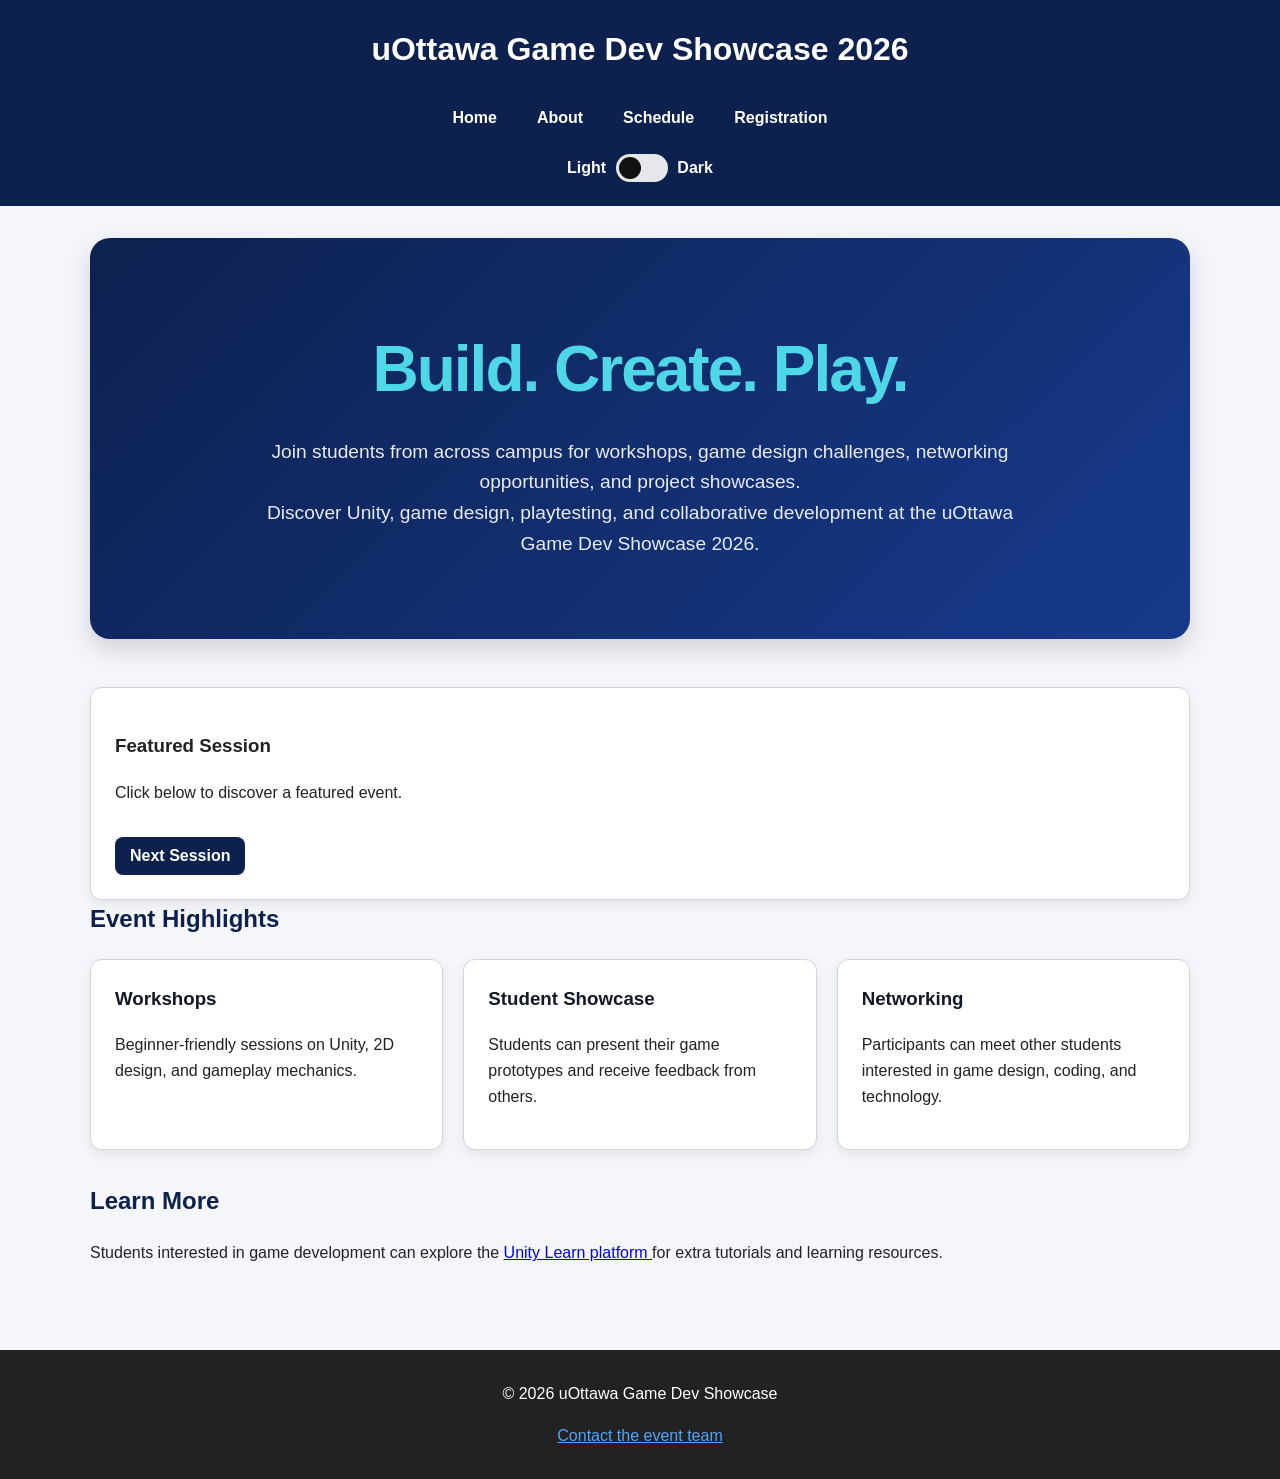
<file: index.html>
<!DOCTYPE html>
<html lang="en">
<head>
  <meta charset="UTF-8">
  <meta name="viewport" content="width=device-width, initial-scale=1.0">
  <title>Home - uOttawa Game Dev Showcase 2026</title>
  <link rel="stylesheet" href="css/styles.css">
  <script src="js/script.js" defer></script>
</head>

<body>
  <header class="site-header">
    <div class="container header-content">
      <h1>uOttawa Game Dev Showcase 2026</h1>

      <nav class="main-nav" aria-label="Main navigation">
        <a href="index.html">Home</a>
        <a href="about.html">About</a>
        <a href="schedule.html">Schedule</a>
        <a href="registration.html">Registration</a>
      </nav>

      <label class="theme-switch">
          <span>Light</span>
          <input type="checkbox" id="theme-toggle">
          <span class="slider"></span>
          <span>Dark</span>
      </label>
      
    </div>
  </header>

  <main class="container">
    <section class="hero">
        <h2>Build. Create. Play.</h2>

        <p>
            Join students from across campus for workshops, game design challenges,
            networking opportunities, and project showcases.
        </p>

        <p>
            Discover Unity, game design, playtesting, and collaborative development
            at the uOttawa Game Dev Showcase 2026.
        </p>
    </section>

    <div class="announcement-box">
        <h3>Featured Session</h3>

        <p id="announcement-text">
            Click below to discover a featured event.
        </p>

        <button id="announcement-button">
            Next Session
        </button>
    </div>

    <section>
      <h2>Event Highlights</h2>

      <div class="card-grid">
        <article class="card">
          <h3>Workshops</h3>
          <p>Beginner-friendly sessions on Unity, 2D design, and gameplay mechanics.</p>
        </article>

        <article class="card">
          <h3>Student Showcase</h3>
          <p>Students can present their game prototypes and receive feedback from others.</p>
        </article>

        <article class="card">
          <h3>Networking</h3>
          <p>Participants can meet other students interested in game design, coding, and technology.</p>
        </article>
      </div>
    </section>

    <section>
      <h2>Learn More</h2>
      <p>
        Students interested in game development can explore the
        <a href="https://unity.com/learn" target="_blank" rel="noopener noreferrer">
          Unity Learn platform
        </a>
        for extra tutorials and learning resources.
      </p>
    </section>
  </main>

  <footer>
    <p>&copy; 2026 uOttawa Game Dev Showcase</p>
    <p><a href="mailto:gamedevshowcase@example.com">Contact the event team</a></p>
  </footer>
</body>
</html>
</file>
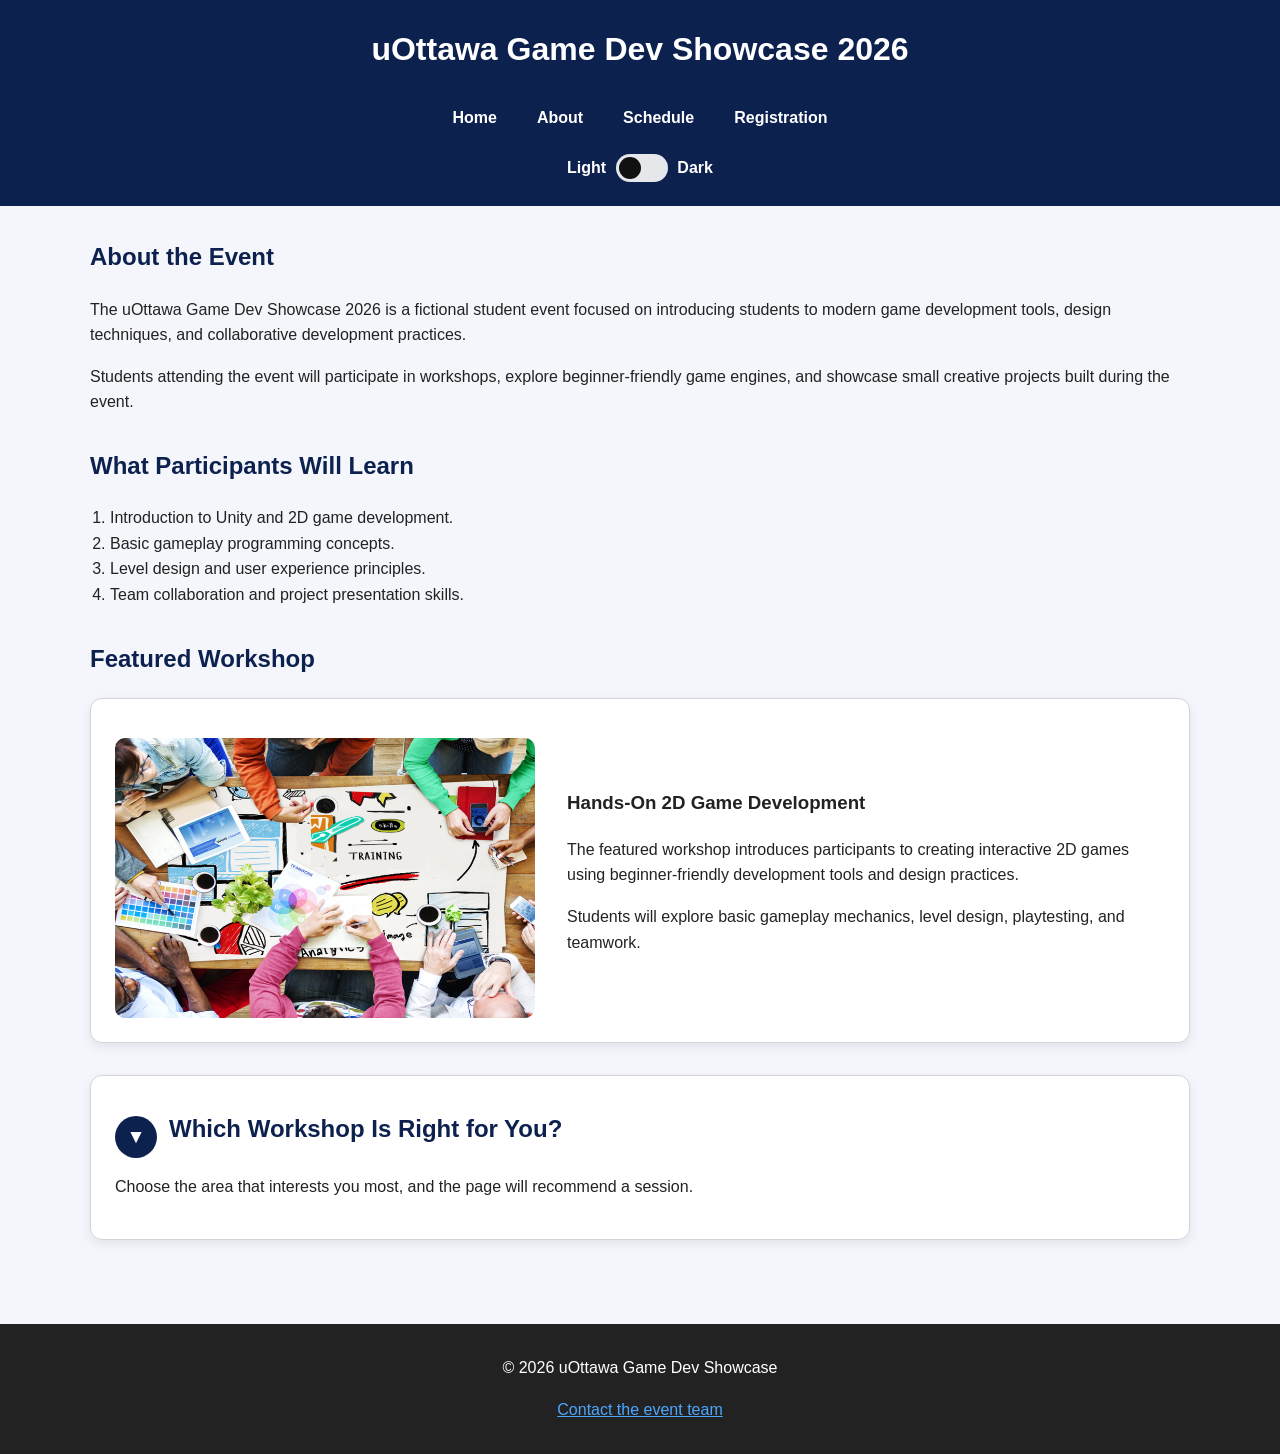
<file: about.html>
<!DOCTYPE html>
<html lang="en">
<head>
  <meta charset="UTF-8">
  <meta name="viewport" content="width=device-width, initial-scale=1.0">
  <title>About - uOttawa Game Dev Showcase 2026</title>
  <link rel="stylesheet" href="css/styles.css">
  <script src="js/script.js" defer></script>
</head>

<body>
  <header class="site-header">
    <div class="container header-content">
      <h1>uOttawa Game Dev Showcase 2026</h1>

      <nav class="main-nav" aria-label="Main navigation">
        <a href="index.html">Home</a>
        <a href="about.html">About</a>
        <a href="schedule.html">Schedule</a>
        <a href="registration.html">Registration</a>
      </nav>

      <label class="theme-switch">
          <span>Light</span>
          <input type="checkbox" id="theme-toggle">
          <span class="slider"></span>
          <span>Dark</span>
      </label>

    </div>
  </header>

  <main class="container">
    <section>
      <h2>About the Event</h2>

      <p>
        The uOttawa Game Dev Showcase 2026 is a fictional student event focused on introducing students
        to modern game development tools, design techniques, and collaborative development practices.
      </p>

      <p>
        Students attending the event will participate in workshops, explore beginner-friendly game engines,
        and showcase small creative projects built during the event.
      </p>
    </section>

    <section>
      <h2>What Participants Will Learn</h2>

      <ol>
        <li>Introduction to Unity and 2D game development.</li>
        <li>Basic gameplay programming concepts.</li>
        <li>Level design and user experience principles.</li>
        <li>Team collaboration and project presentation skills.</li>
      </ol>
    </section>

    <section>
      <h2>Featured Workshop</h2>

      <div class="feature-layout">
        <img
          src="images/gamedev.jpg"
          alt="Students participating in a game development workshop"
        >

        <div>
          <h3>Hands-On 2D Game Development</h3>
          <p>
            The featured workshop introduces participants to creating interactive 2D games using beginner-friendly
            development tools and design practices.
          </p>
          <p>
            Students will explore basic gameplay mechanics, level design, playtesting, and teamwork.
          </p>
        </div>
      </div>
    </section>

    <section class="recommendation-section">
      <div class="recommendation-header">
          <button type="button" id="toggle-recommendation" class="accordion-toggle">
              ▼
          </button>

          <h2>Which Workshop Is Right for You?</h2>
      </div>

      <p>
        Choose the area that interests you most, and the page will recommend a session.
      </p>

      <div id="recommendation-content" class="hidden">
        <div class="recommendation-buttons">
          <button type="button" class="recommendation-button" data-interest="programming">
            I like programming
          </button>

          <button type="button" class="recommendation-button" data-interest="art">
            I like art
          </button>

          <button type="button" class="recommendation-button" data-interest="design">
            I like game design
          </button>
        </div>

        <div class="recommendation-result">
          <h3 id="recommendation-title">Recommended Workshop</h3>
          <p id="recommendation-text">
            Select an interest above to get a workshop recommendation.
          </p>
        </div>
      </div>
    </section>
  </main>
  <footer>
    <p>&copy; 2026 uOttawa Game Dev Showcase</p>
    <p><a href="mailto:gamedevshowcase@example.com">Contact the event team</a></p>
  </footer>
</body>
</html>
</file>
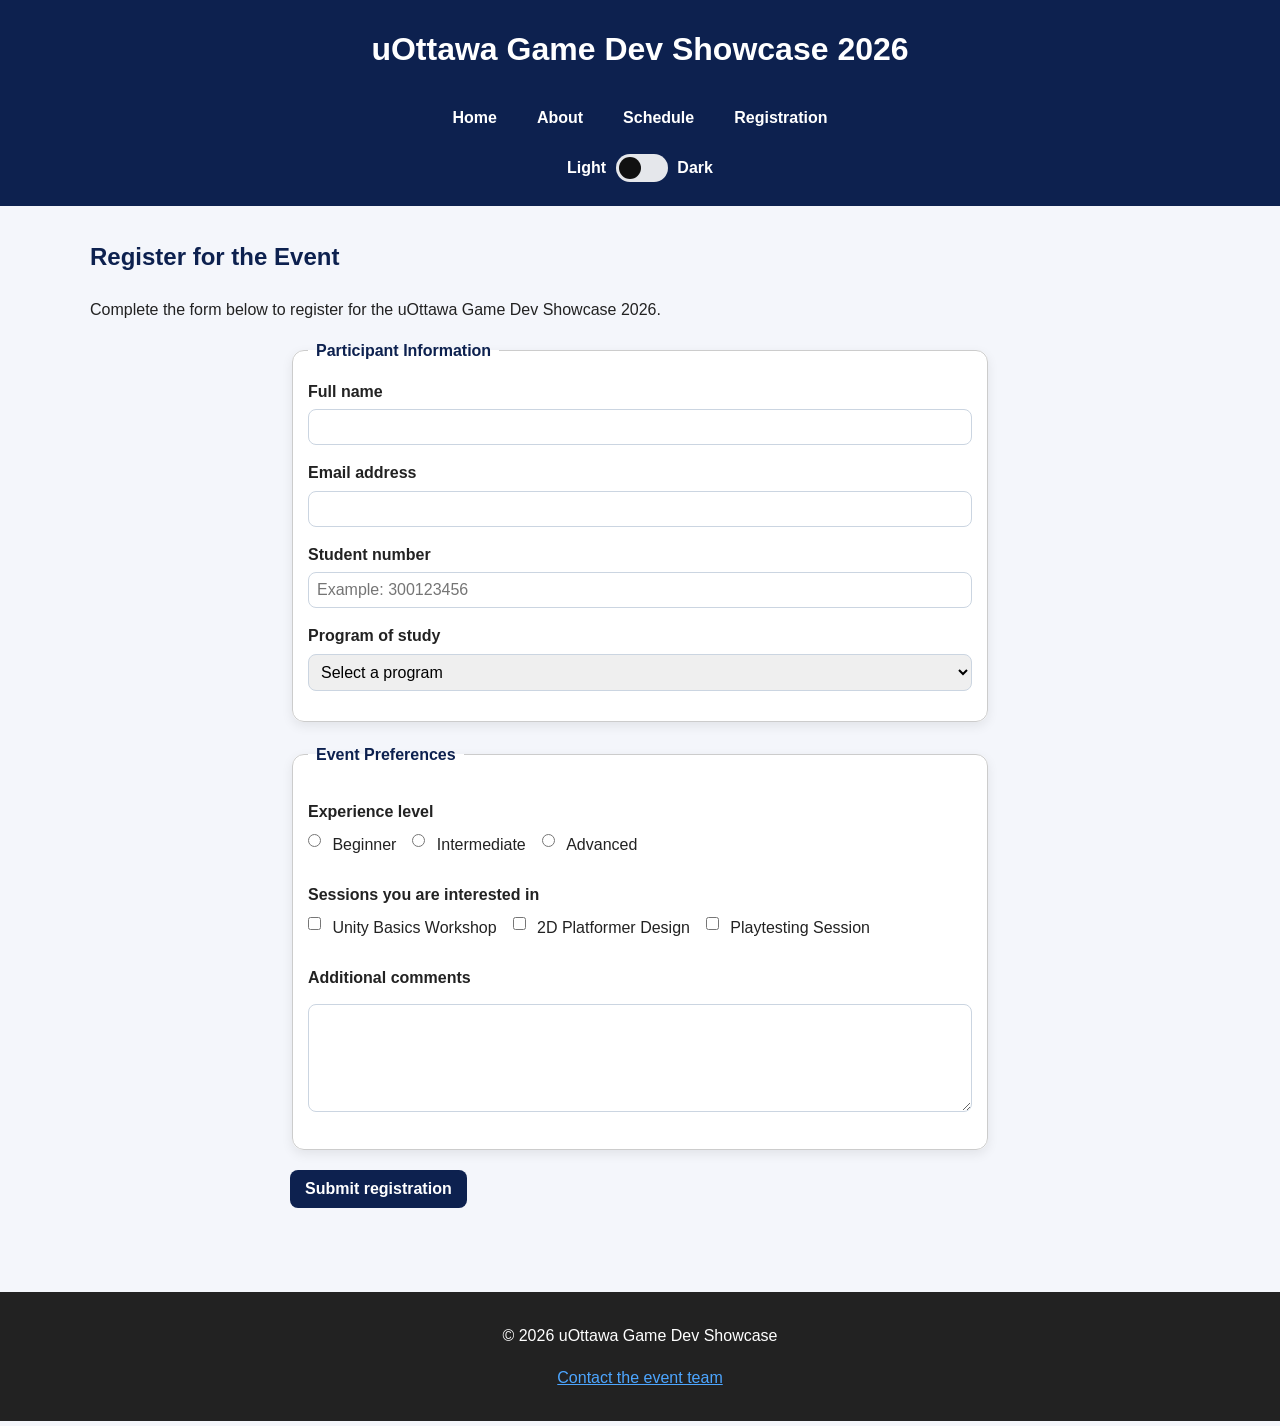
<file: registration.html>
<!DOCTYPE html>
<html lang="en">
<head>
  <meta charset="UTF-8">
  <meta name="viewport" content="width=device-width, initial-scale=1.0">
  <title>Registration - uOttawa Game Dev Showcase 2026</title>
  <link rel="stylesheet" href="css/styles.css">
  <script src="js/script.js" defer></script>
</head>

<body>
  <header class="site-header">
    <div class="container header-content">
      <h1>uOttawa Game Dev Showcase 2026</h1>

      <nav class="main-nav" aria-label="Main navigation">
        <a href="index.html">Home</a>
        <a href="about.html">About</a>
        <a href="schedule.html">Schedule</a>
        <a href="registration.html">Registration</a>
      </nav>

      <label class="theme-switch">
        <span>Light</span>
        <input type="checkbox" id="theme-toggle">
        <span class="slider"></span>
        <span>Dark</span>
      </label>
    </div>
  </header>

  <main class="container">
    <section>
      <h2>Register for the Event</h2>
      <p>
        Complete the form below to register for the uOttawa Game Dev Showcase 2026.
      </p>

      <form id="registration-form" action="#" method="get" novalidate>
        <div id="form-error-box" class="form-error-box"></div>
        <fieldset>
          <legend>Participant Information</legend>

          <label for="full-name">Full name</label>
          <input type="text" id="full-name" name="fullName">
          <span id="name-error" class="error-message"></span>

          <label for="email">Email address</label>
          <input type="email" id="email" name="email">
          <span id="email-error" class="error-message"></span>

          <label for="student-number">Student number</label>
          <input type="text" id="student-number" name="studentNumber" placeholder="Example: 300123456">
          <span id="student-error" class="error-message"></span>

          <label for="program">Program of study</label>
          <select id="program" name="program">
            <option value="">Select a program</option>
            <option value="computer-science">Computer Science</option>
            <option value="software-engineering">Software Engineering</option>
            <option value="computer-engineering">Computer Engineering</option>
            <option value="other">Other</option>
          </select>
          <span id="program-error" class="error-message"></span>
        </fieldset>

        <fieldset>
          <legend>Event Preferences</legend>

          <p class="form-section-title">Experience level</p>

          <div class="option-row">
            <label>
              <input type="radio" name="experience" value="beginner">
              Beginner
            </label>

            <label>
              <input type="radio" name="experience" value="intermediate">
              Intermediate
            </label>

            <label>
              <input type="radio" name="experience" value="advanced">
              Advanced
            </label>
          </div>
          <span id="experience-error" class="error-message"></span>

          <p class="form-section-title">Sessions you are interested in</p>

          <div class="option-row">
            <label>
              <input type="checkbox" name="sessions" value="unity">
              Unity Basics Workshop
            </label>

            <label>
              <input type="checkbox" name="sessions" value="platformer">
              2D Platformer Design
            </label>

            <label>
              <input type="checkbox" name="sessions" value="playtesting">
              Playtesting Session
            </label>
          </div>
          <span id="sessions-error" class="error-message"></span>

          <label for="comments" class="textarea-label">Additional comments</label>
          <textarea id="comments" name="comments" rows="5" maxlength="300"></textarea>
        </fieldset>

        <p id="form-success" class="success-message"></p>

        <button type="submit">Submit registration</button>
      </form>
    </section>
  </main>

  <footer>
    <p>&copy; 2026 uOttawa Game Dev Showcase</p>
    <p><a href="mailto:gamedevshowcase@example.com">Contact the event team</a></p>
  </footer>
</body>
</html>
</file>
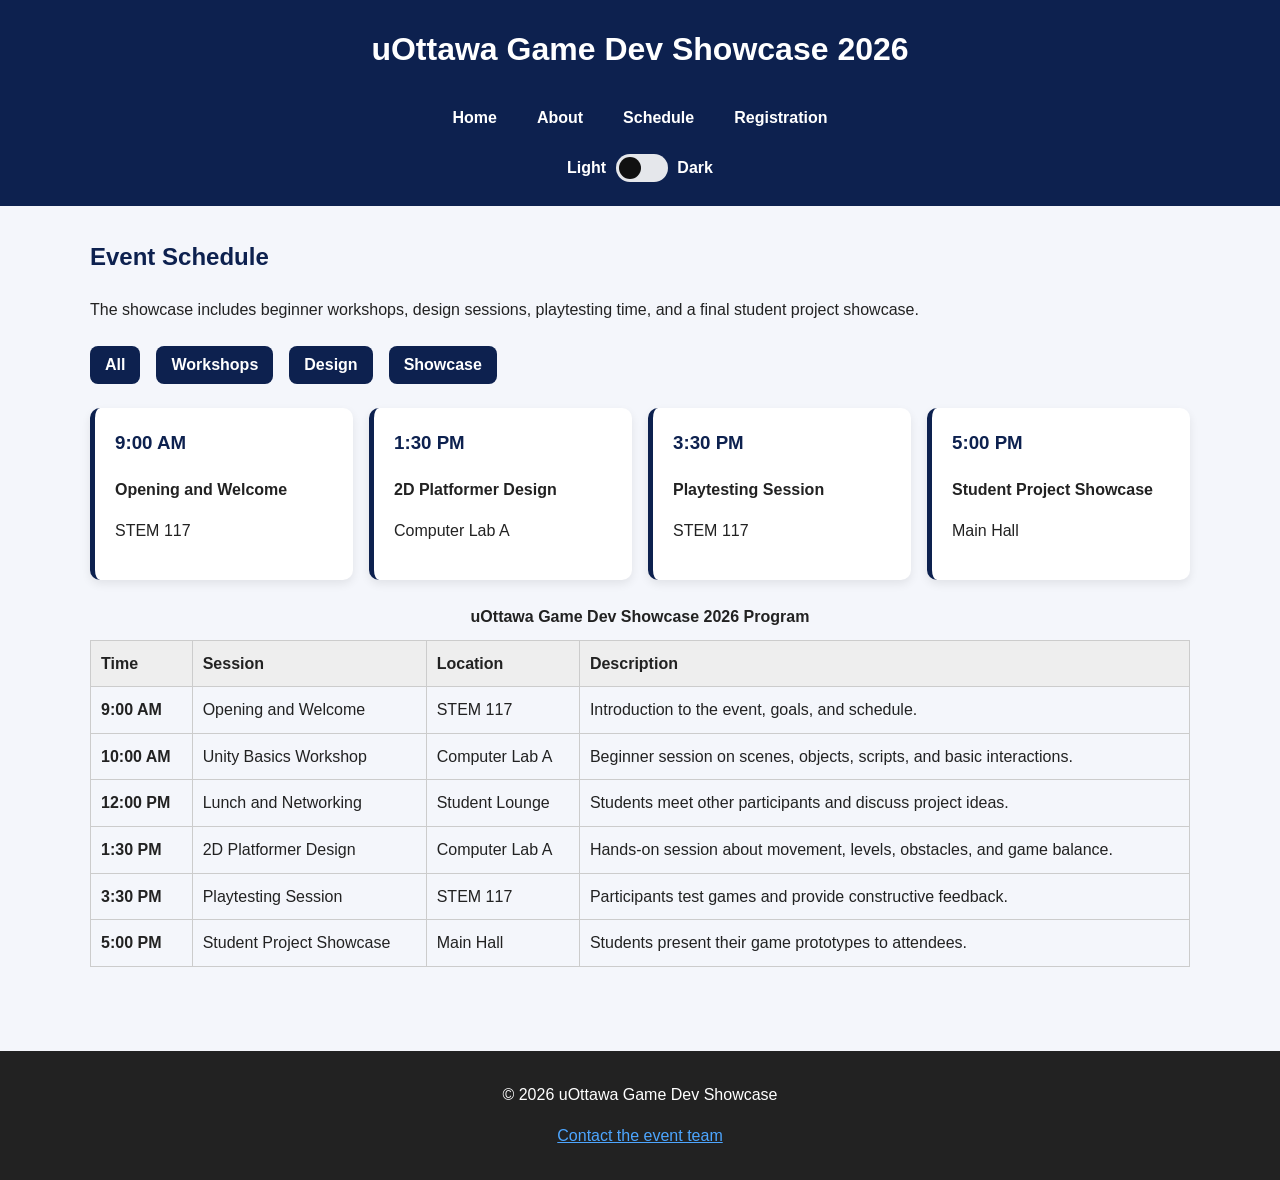
<file: schedule.html>
<!DOCTYPE html>
<html lang="en">
<head>
  <meta charset="UTF-8">
  <meta name="viewport" content="width=device-width, initial-scale=1.0">
  <title>Schedule - uOttawa Game Dev Showcase 2026</title>
  <link rel="stylesheet" href="css/styles.css">
  <script src="js/script.js" defer></script>
</head>

<body>
  <header class="site-header">
    <div class="container header-content">
      <h1>uOttawa Game Dev Showcase 2026</h1>

      <nav class="main-nav" aria-label="Main navigation">
        <a href="index.html">Home</a>
        <a href="about.html">About</a>
        <a href="schedule.html">Schedule</a>
        <a href="registration.html">Registration</a>
      </nav>

      <label class="theme-switch">
          <span>Light</span>
          <input type="checkbox" id="theme-toggle">
          <span class="slider"></span>
          <span>Dark</span>
      </label>
      
    </div>
  </header>

  <main class="container">
    <section>
      <h2>Event Schedule</h2>
      <p>
        The showcase includes beginner workshops, design sessions, playtesting time, and a final student project showcase.
      </p>

      <div class="filter-buttons">
        <button type="button" class="schedule-filter" data-category="all">All</button>
        <button type="button" class="schedule-filter" data-category="workshop">Workshops</button>
        <button type="button" class="schedule-filter" data-category="design">Design</button>
        <button type="button" class="schedule-filter" data-category="showcase">Showcase</button>
      </div>

      <div class="schedule-grid">
        <article class="schedule-card" data-category="all">
          <h3>9:00 AM</h3>
          <p><strong>Opening and Welcome</strong></p>
          <p>STEM 117</p>
        </article>

        <article class="schedule-card" data-category="design">
          <h3>1:30 PM</h3>
          <p><strong>2D Platformer Design</strong></p>
          <p>Computer Lab A</p>
        </article>

        <article class="schedule-card" data-category="workshop">
          <h3>3:30 PM</h3>
          <p><strong>Playtesting Session</strong></p>
          <p>STEM 117</p>
        </article>

        <article class="schedule-card" data-category="showcase">
          <h3>5:00 PM</h3>
          <p><strong>Student Project Showcase</strong></p>
          <p>Main Hall</p>
        </article>
      </div>

      <table>
        <caption>uOttawa Game Dev Showcase 2026 Program</caption>

        <thead>
          <tr>
            <th scope="col">Time</th>
            <th scope="col">Session</th>
            <th scope="col">Location</th>
            <th scope="col">Description</th>
          </tr>
        </thead>

        <tbody>
          <tr>
            <th scope="row">9:00 AM</th>
            <td>Opening and Welcome</td>
            <td>STEM 117</td>
            <td>Introduction to the event, goals, and schedule.</td>
          </tr>

          <tr>
            <th scope="row">10:00 AM</th>
            <td>Unity Basics Workshop</td>
            <td>Computer Lab A</td>
            <td>Beginner session on scenes, objects, scripts, and basic interactions.</td>
          </tr>

          <tr>
            <th scope="row">12:00 PM</th>
            <td>Lunch and Networking</td>
            <td>Student Lounge</td>
            <td>Students meet other participants and discuss project ideas.</td>
          </tr>

          <tr>
            <th scope="row">1:30 PM</th>
            <td>2D Platformer Design</td>
            <td>Computer Lab A</td>
            <td>Hands-on session about movement, levels, obstacles, and game balance.</td>
          </tr>

          <tr>
            <th scope="row">3:30 PM</th>
            <td>Playtesting Session</td>
            <td>STEM 117</td>
            <td>Participants test games and provide constructive feedback.</td>
          </tr>

          <tr>
            <th scope="row">5:00 PM</th>
            <td>Student Project Showcase</td>
            <td>Main Hall</td>
            <td>Students present their game prototypes to attendees.</td>
          </tr>
        </tbody>
      </table>
    </section>
  </main>

  <footer>
    <p>&copy; 2026 uOttawa Game Dev Showcase</p>
    <p><a href="mailto:gamedevshowcase@example.com">Contact the event team</a></p>
  </footer>
</body>
</html>
</file>
<file: css/styles.css>
/* ========== Global Styles ========== */

* {
    box-sizing: border-box;
}

:root {
    --primary-color: #0d214f;
    --primary-hover: #173a8c;
}

body {
    font-family: Arial, Helvetica, sans-serif;
    margin: 0;
    background-color: #f4f6fb;
    color: #222;
    line-height: 1.6;
}

.container {
    width: min(100% - 2rem, 1100px);
    margin: 0 auto;
}

main {
    padding: 2rem 0;
}

section {
    margin-bottom: 2rem;
}

h1,
h2 {
    margin-top: 0;
}

h1 {
    color: white;
}

h2 {
    color: var(--primary-color);
}

/* ========== Cards and Grid Layout ========== */

.card-grid {
    display: grid;
    grid-template-columns: repeat(auto-fit, minmax(240px, 1fr));
    gap: 1.25rem;
}

.card {
    background-color: white;
    padding: 1.5rem;
    border: 1px solid #d1d5db;
    border-radius: 12px;
    box-shadow: 0 4px 12px rgba(0, 0, 0, 0.08);
}

.card h3 {
    margin-top: 0;
    color: #111827;
}

.card,
.schedule-card {
    transition: transform 0.2s ease, box-shadow 0.2s ease;
}

.card:hover,
.schedule-card:hover {
    transform: translateY(-4px);
    box-shadow: 0 8px 18px rgba(0,0,0,0.12);
}

/* ========== Schedule Grid ========== */

.schedule-grid {
    display: grid;
    grid-template-columns: repeat(auto-fit, minmax(220px, 1fr));
    gap: 1rem;
    margin: 1.5rem 0;
}

.schedule-card {
    background-color: white;
    padding: 1.25rem;
    border-left: 5px solid var(--primary-color);
    border-radius: 10px;
    box-shadow: 0 4px 10px rgba(0, 0, 0, 0.08);
}

.schedule-card h3 {
    margin-top: 0;
    color: var(--primary-color);
}

/* ========== Feature Layout ========== */

.feature-layout {
    display: flex;
    align-items: center;
    gap: 2rem;
    background-color: white;
    padding: 1.5rem;
    border: 1px solid #d1d5db;
    border-radius: 12px;
    box-shadow: 0 4px 12px rgba(0, 0, 0, 0.08);
}

.feature-layout img {
    width: 45%;
    max-width: 420px;
    height: 280px;
    object-fit: cover;
    border-radius: 10px;
}

.feature-layout div {
    flex: 1;
}

/* ========== Registration Form ========== */

legend {
    font-weight: bold;
    color: var(--primary-color);
    padding: 0 0.5rem;
}

button {
    background-color: var(--primary-color);
    color: white;
    border: none;
    border-radius: 8px;
    padding: 10px 15px;
    font-size: 1rem;
    font-weight: bold;
    cursor: pointer;
}

button:hover {
    background-color: var(--primary-hover);
}

/* ========== Responsive Design ========== */

@media (max-width: 768px) {

    .feature-layout {
        flex-direction: column;
        text-align: center;
    }

    .feature-layout img {
        width: 100%;
        max-width: 100%;
        height: auto;
    }

    .main-nav {
        flex-direction: column;
    }

    .card-grid {
        grid-template-columns: 1fr;
    }

    main {
        padding: 1rem;
    }
}

/* ========== Accessibility Focus Styles ========== */

a:focus,
button:focus,
input:focus,
select:focus,
textarea:focus {
    outline: 3px solid var(--primary-color);
    outline-offset: 2px;
}

/* ========== Header and Navigation ========== */

.site-header {
    background-color: var(--primary-color);
    color: white;
    padding: 1.5rem 0;
}

.header-content {
    text-align: center;
}

.main-nav {
    display: flex;
    justify-content: center;
    align-items: center;
    gap: 1rem;
    flex-wrap: wrap;
    margin-top: 1rem;
}

.main-nav a {
    color: white;
    text-decoration: none;
    font-weight: bold;
    padding: 0.5rem 0.75rem;
    border-radius: 6px;
}

.main-nav a:hover,
.main-nav a:focus {
    background-color: var(--primary-hover);
    outline: none;
}
/* ========== Lists and Images ========== */

ul,
ol {
    padding-left: 20px;
}

img {
    max-width: 100%;
    height: auto;
    display: block;
    margin-top: 15px;
    border-radius: 8px;
}


/* ========== Table Styles ========== */

table {
    width: 100%;
    border-collapse: collapse;
    margin-top: 15px;
}

caption {
    font-weight: bold;
    margin-bottom: 10px;
}

th,
td {
    border: 1px solid #ccc;
    padding: 10px;
    text-align: left;
}

thead {
    background-color: #eeeeee;
}

/* ========== Hero Section ========== */

.hero {
    text-align: center;
    padding: 5rem 2rem;
    background: linear-gradient(
        135deg,
        var(--primary-color),
        var(--primary-hover)
    );
    color: rgb(255, 255, 255);
    border-radius: 20px;
    margin-bottom: 3rem;
    box-shadow: 0 10px 25px rgba(0,0,0,0.15);
}

.hero h2 {
    color: rgb(78, 215, 231);
    font-size: 4rem;
    margin-bottom: 1rem;
    letter-spacing: -2px;
}

.hero p {
    max-width: 800px;
    margin: 0 auto;
    font-size: 1.2rem;
    opacity: 0.9;
}


/* ========== Form Styles ========== */

form {
    max-width: 700px;
    margin: 0 auto;
}

fieldset {
    margin-bottom: 20px;
    padding: 15px;
    border: 1px solid #ccc;
    background-color: white;
    border-radius: 12px;
    box-shadow: 0 4px 12px rgba(0, 0, 0, 0.08);
}

label {
    font-weight: bold;
}

input,
select,
textarea {
    width: 100%;
    padding: 8px;
    margin-top: 5px;
    margin-bottom: 15px;
    box-sizing: border-box;
    border: 1px solid #cbd5e1;
    border-radius: 8px;
    font-size: 1rem;
}

.form-section-title {
    font-weight: bold;
    margin-top: 1rem;
    margin-bottom: 0.5rem;
}

.option-row {
    display: flex;
    flex-wrap: wrap;
    gap: 1rem;
    margin-bottom: 1.5rem;
}

.option-row label {
    display: flex;
    align-items: center;
    gap: 0.4rem;
    font-weight: normal;
}

.option-row input {
    width: auto;
    margin: 0;
}

.textarea-label {
    display: block;
    margin-bottom: 0.5rem;
}

/* Radio and checkbox alignment */

input[type="radio"],
input[type="checkbox"] {
    width: auto;
    margin-right: 5px;
    margin-bottom: 10px;
}

input[type="radio"] + label,
input[type="checkbox"] + label {
    display: inline;
    font-weight: normal;
}


/* ========== Footer ========== */

footer {
    background-color: #222;
    color: white;
    text-align: center;
    padding: 15px;
    margin-top: 20px;
}

footer a {
    color: #4da6ff;
}

/* ========== Annoucment Button ========== */

.announcement-box {
    background: white;
    padding: 1.5rem;
    margin-top: 2rem;
    border-radius: 12px;
    border: 1px solid #d1d5db;
    box-shadow: 0 4px 12px rgba(0,0,0,0.08);
}

.announcement-box button {
    margin-top: 1rem;
}



/* ========== Theme Switch ========== */

.theme-switch {
    display: inline-flex;
    align-items: center;
    gap: 0.6rem;
    margin-top: 1rem;
    font-weight: bold;
    color: white;
}

.theme-switch input {
    display: none;
}

.slider {
    position: relative;
    width: 52px;
    height: 28px;
    background-color: #e5e7eb;
    border-radius: 999px;
    cursor: pointer;
}

.slider::before {
    content: "";
    position: absolute;
    width: 22px;
    height: 22px;
    left: 3px;
    top: 3px;
    background-color: #111;
    border-radius: 50%;
    transition: none;
}

.theme-ready .slider::before {
    transition: transform 0.2s ease;
}

.theme-switch input:checked + .slider {
    background-color: #dc2626;
}

.theme-switch input:checked + .slider::before {
    transform: translateX(24px);
}

.hidden {
    display: none;
}

#toggle-recommendation {
    margin-top: 1rem;
}

.recommendation-header {
    display: flex;
    align-items: center;
    gap: 0.75rem;
    margin-bottom: 1rem;
}

.accordion-toggle {
    width: 42px;
    height: 42px;
    border-radius: 50%;
    font-size: 1.2rem;
    font-weight: bold;
    padding: 0;
    display: flex;
    align-items: center;
    justify-content: center;
}

.recommendation-header h2 {
    margin: 0;
}

/* ========== Dark Mode: Black / Red Theme ========== */

.dark-mode legend {
    color: #f87171;
    font-weight: bold;
}

.dark-mode {
    background-color: #0b0b0b;
    color: #f5f5f5;
}

.dark-mode .site-header {
    background-color: #111111;
    border-bottom: 3px solid #dc2626;
}

.dark-mode .main-nav a:hover,
.dark-mode .main-nav a:focus {
    background-color: #dc2626;
}

.dark-mode .hero {
    background: linear-gradient(135deg, #111111, #3b0a0a);
    box-shadow: 0 10px 25px rgba(220, 38, 38, 0.25);
}

.dark-mode .hero h2,
.dark-mode h2,
.dark-mode h3 {
    color: #f87171;
}

.dark-mode .card,
.dark-mode .schedule-card,
.dark-mode .feature-layout,
.dark-mode .announcement-box,
.dark-mode fieldset,
.dark-mode table,
.dark-mode th,
.dark-mode td {
    background-color: #181818;
    color: #f5f5f5;
    border-color: #3f3f46;
}

.dark-mode #announcement-text {
    color: #f5f5f5;
}

.dark-mode .schedule-card {
    border-left-color: #dc2626;
}

.dark-mode a {
    color: #fca5a5;
}

.dark-mode button {
    background-color: #dc2626;
}

.dark-mode button:hover {
    background-color: #991b1b;
}

.dark-mode input,
.dark-mode select,
.dark-mode textarea {
    background-color: #111111;
    color: white;
    border-color: #52525b;
}

.dark-mode footer {
    background-color: #111111;
    border-top: 3px solid #dc2626;
}

.recommendation-section {
    background-color: white;
    padding: 1.5rem;
    border: 1px solid #d1d5db;
    border-radius: 12px;
    box-shadow: 0 4px 12px rgba(0,0,0,0.08);
}

.recommendation-buttons {
    display: flex;
    flex-wrap: wrap;
    gap: 1rem;
    margin: 1rem 0;
}

.recommendation-result {
    margin-top: 1rem;
    padding: 1rem;
    border-left: 5px solid var(--primary-color);
    background-color: #f4f6fb;
    border-radius: 8px;
}

.dark-mode .recommendation-section,
.dark-mode .recommendation-result {
    background-color: #181818;
    color: #f5f5f5;
    border-color: #3f3f46;
}

.dark-mode .recommendation-result {
    border-left-color: #dc2626;
}

/* Validation Error Message */
.error-message {
    display: block;
    color: #b91c1c;
    background-color: #fee2e2;
    border-left: 5px solid #dc2626;
    padding: 0.6rem 0.8rem;
    margin-top: -0.5rem;
    margin-bottom: 1rem;
    border-radius: 6px;
    font-weight: bold;
}

.error-message:empty {
    display: none;
}

.input-error {
    border: 3px solid #dc2626;
    background-color: #fff1f2;
}

.form-error-box {
    background-color: #fee2e2;
    color: #7f1d1d;
    border: 2px solid #dc2626;
    border-radius: 10px;
    padding: 1rem;
    margin-bottom: 1rem;
    font-weight: bold;
}

.success-message {
    color: #065f46;
    background-color: #d1fae5;
    border-left: 5px solid #10b981;
    padding: 0.8rem;
    border-radius: 6px;
    font-weight: bold;
}

.success-message:empty {
    display: none;
}

.dark-mode .error-message,
.dark-mode .form-error-box {
    background-color: #3b0a0a;
    color: #fecaca;
    border-color: #dc2626;
}

.dark-mode .input-error {
    border-color: #dc2626;
    background-color: #2a0a0a;
}

.dark-mode .success-message {
    background-color: #052e16;
    color: #bbf7d0;
    border-color: #22c55e;
}

.form-error-box:empty {
    display: none;
}

.filter-buttons {
    display: flex;
    flex-wrap: wrap;
    gap: 1rem;
    margin: 1.5rem 0;
}

.hidden {
    display: none;
}
</file>
